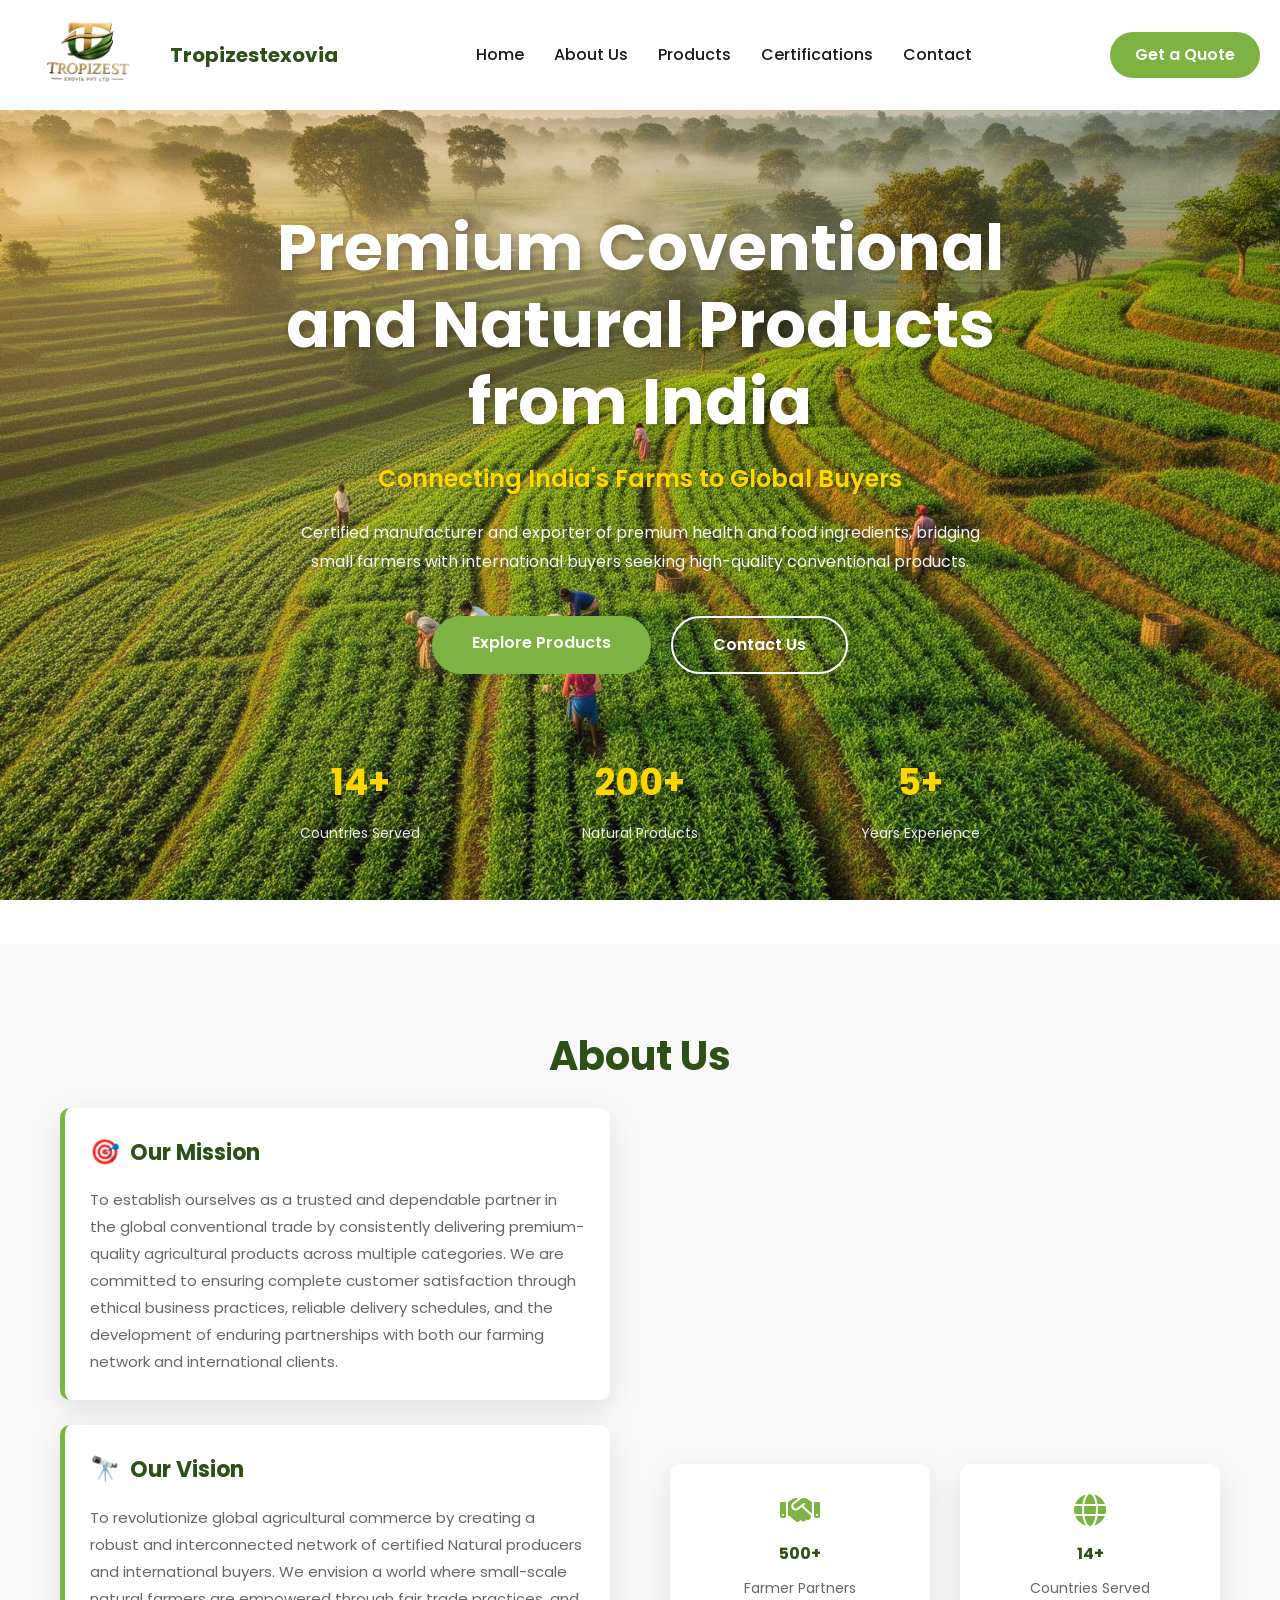
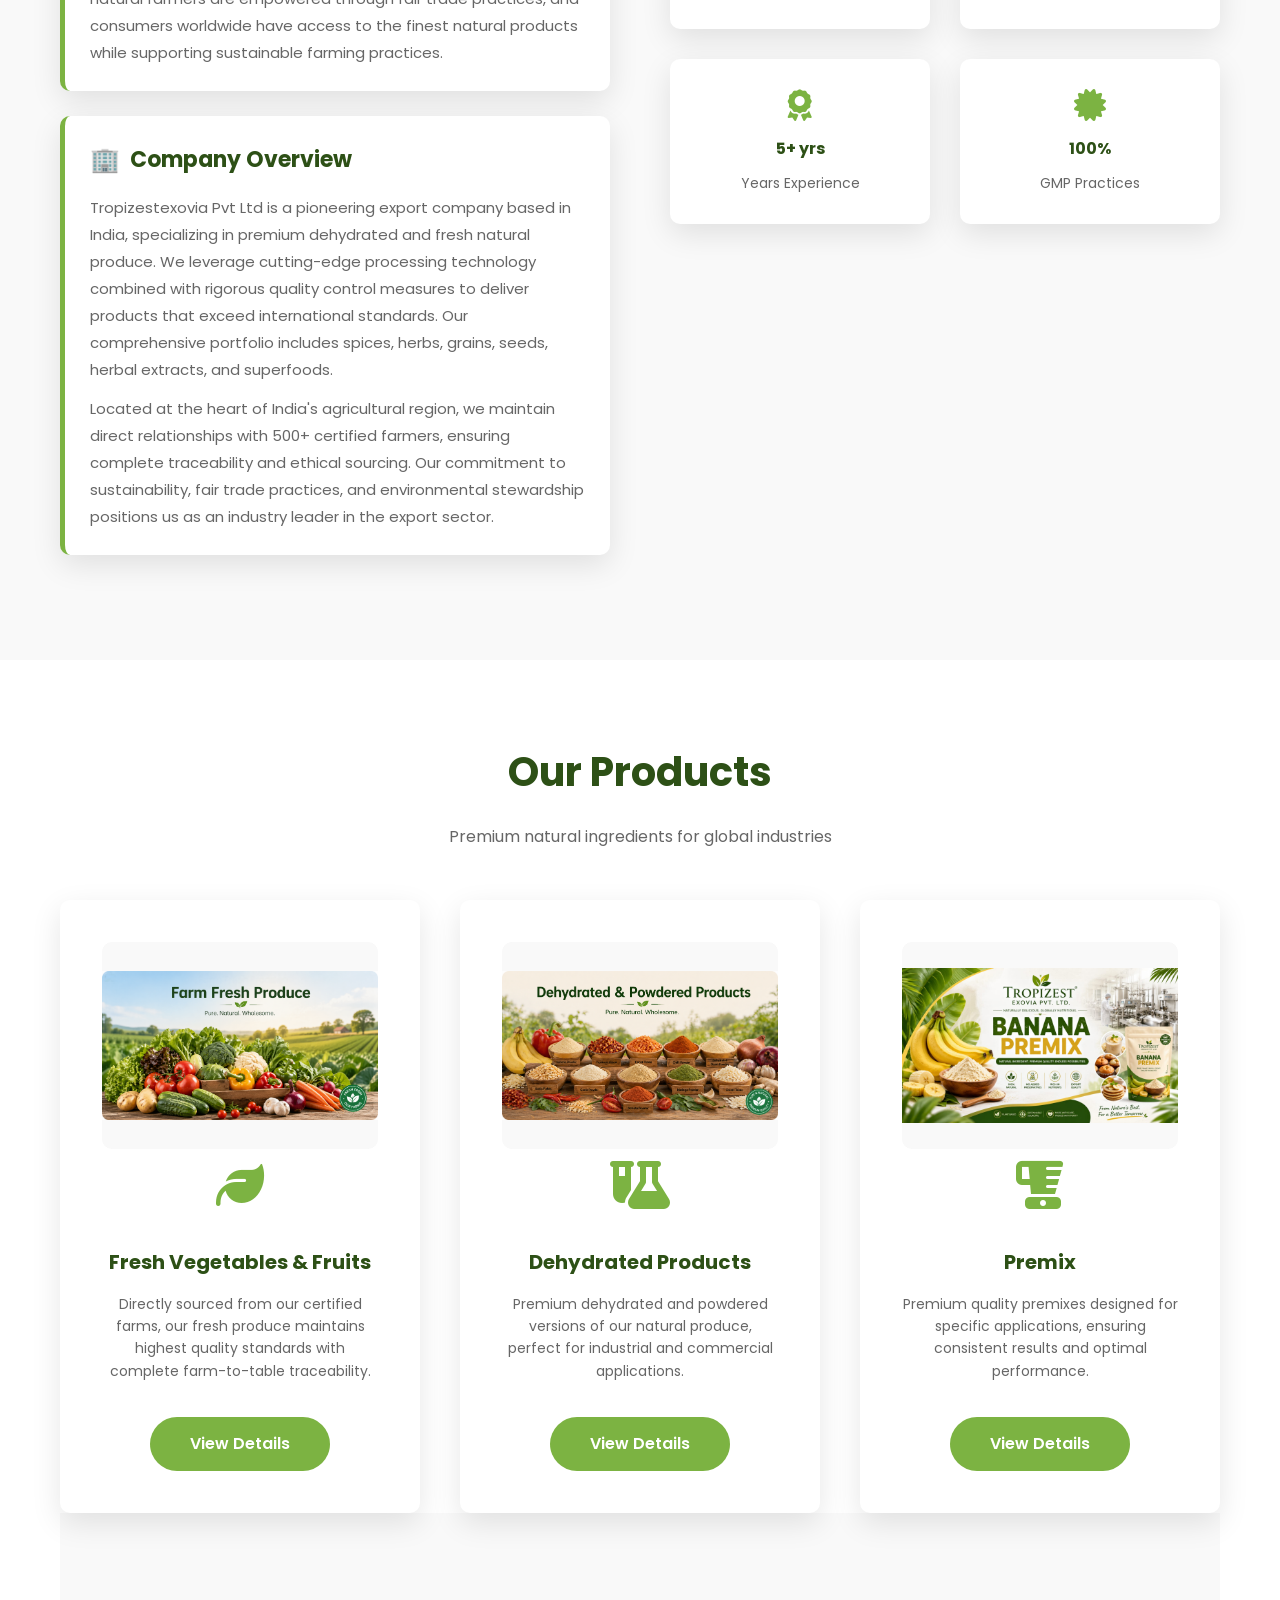
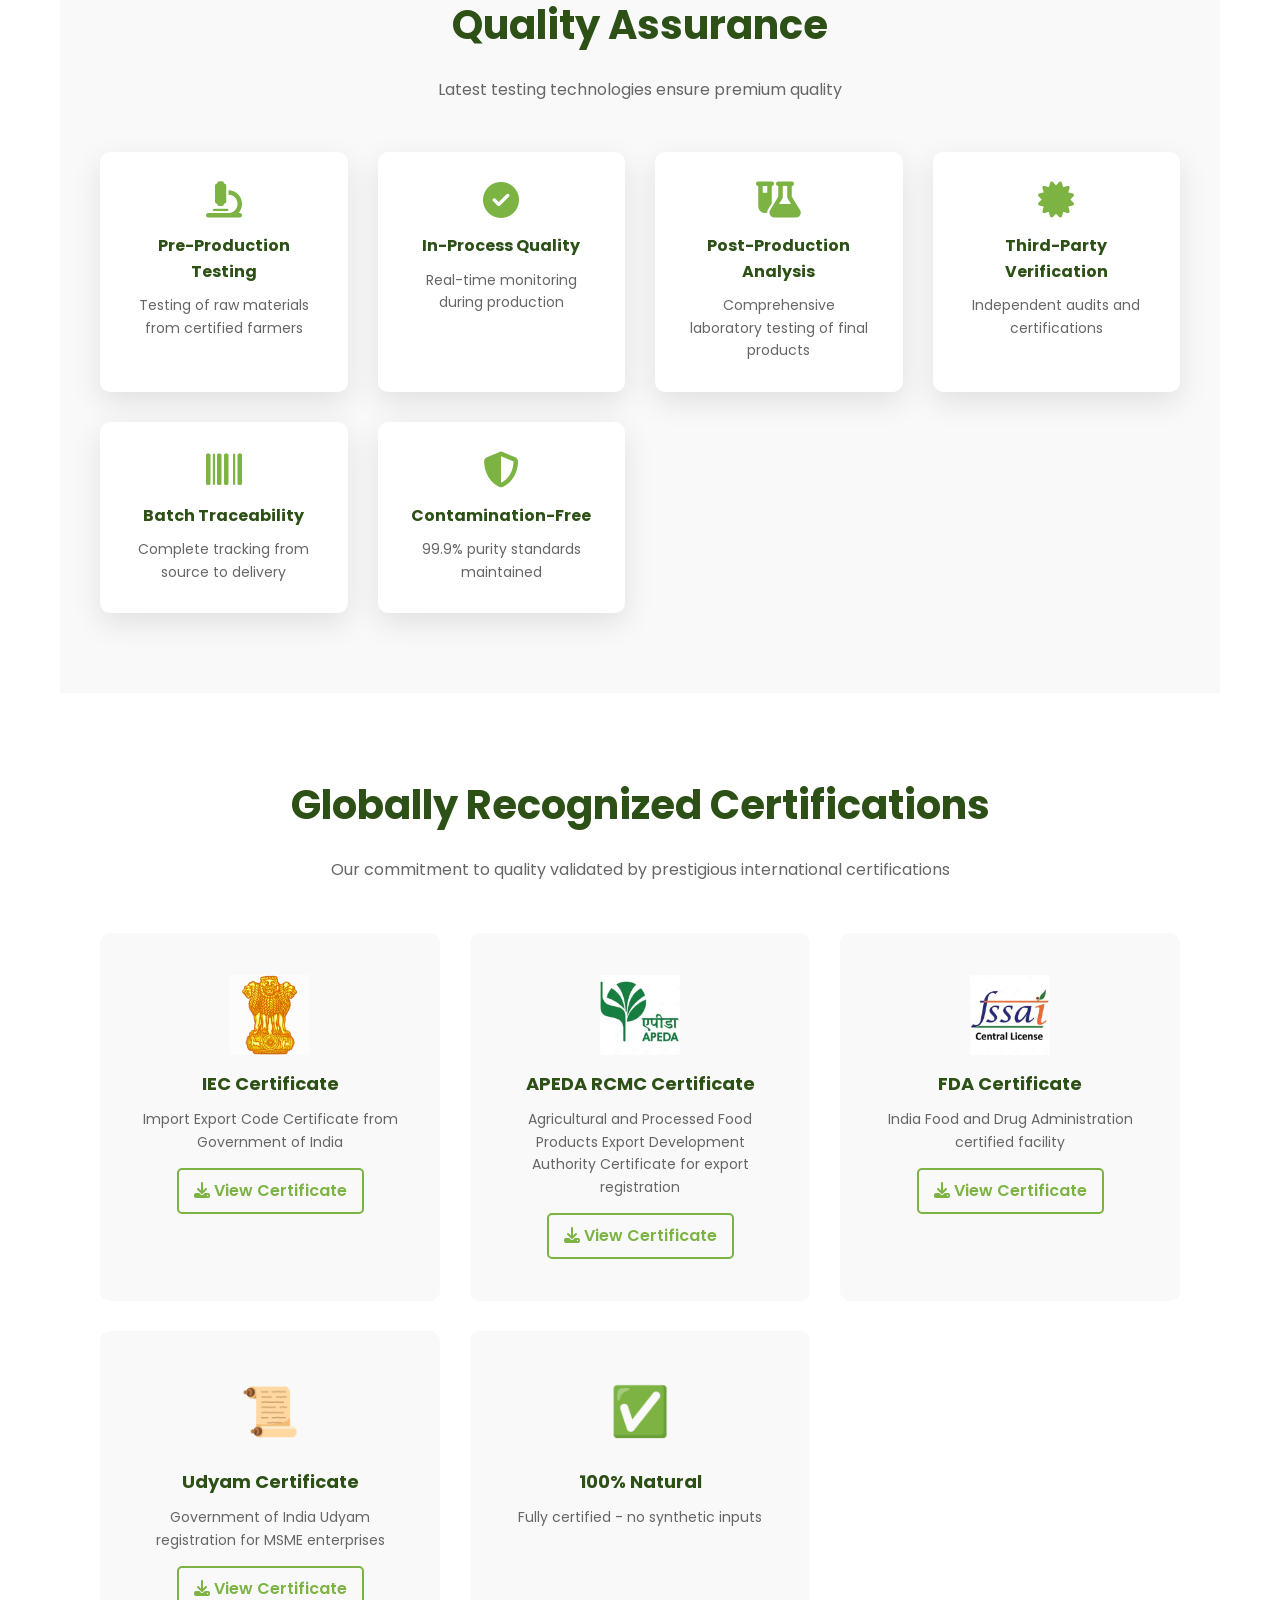
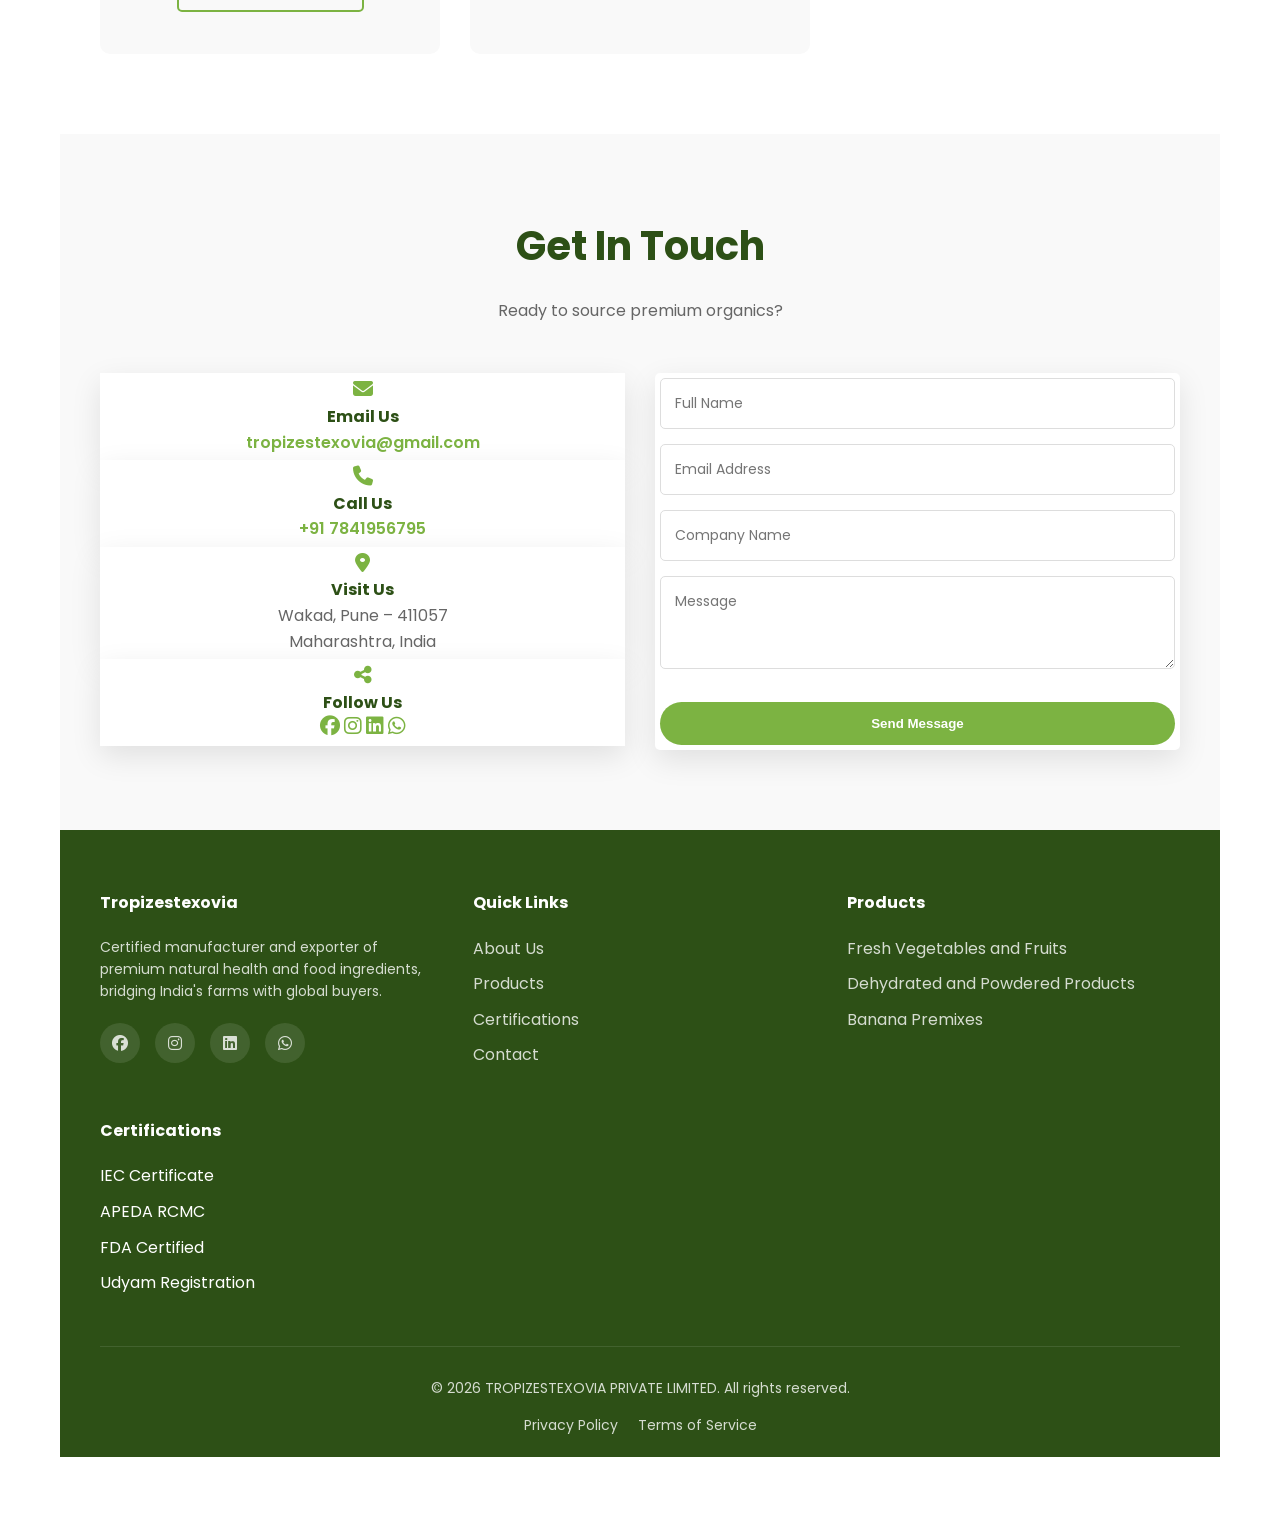
<file: index.html>
<!DOCTYPE html>
<html lang="en">
<head>
    <meta charset="UTF-8">
    <meta name="viewport" content="width=device-width, initial-scale=1.0">
    <base href="">
    <title>Tropizestexovia - Premium NaturalProducts from India</title>
    <link rel="stylesheet" href="styles.css">
    <link rel="stylesheet" href="https://cdnjs.cloudflare.com/ajax/libs/font-awesome/6.4.0/css/all.min.css">
    <link href="https://fonts.googleapis.com/css2?family=Poppins:wght@300;400;500;600;700&display=swap" rel="stylesheet">
</head>
<body>
    <!-- Navigation Header -->
    <nav class="navbar">
        <div class="nav-container">
            <div class="logo">
                <img src="logo3.png" alt="Tropizestexovia Logo" class="logo-img">
                <span class="logo-text">Tropizestexovia</span>
            </div>
            <ul class="nav-menu">
                <li><a href="#home" class="nav-link">Home</a></li>
                <li><a href="#about" class="nav-link">About Us</a></li>
                <li><a href="#products" class="nav-link">Products</a></li>
                <li><a href="#certifications" class="nav-link">Certifications</a></li>
                <li><a href="#contact" class="nav-link">Contact</a></li>
            </ul>
            <a href="#contact" class="btn-get-quote">Get a Quote</a>
            <button class="hamburger" id="hamburger">
                <span></span>
                <span></span>
                <span></span>
            </button>
        </div>
    </nav>

    <!-- Hero Section -->
    <section id="home" class="hero" style="background-image: url('hero-bg.jpg'); background-size: cover; background-position: center; background-attachment: fixed;">
        <div class="hero-content">
            <h1 class="hero-title">Premium Coventional and Natural Products from India</h1>
            <p class="hero-subtitle">Connecting India's Farms to Global Buyers</p>
            <p class="hero-description">Certified manufacturer and exporter of premium health and food ingredients, bridging small farmers with international buyers seeking high-quality conventional products.</p>
            <div class="hero-buttons">
                <a href="#products" class="btn btn-primary">Explore Products</a>
                <a href="#contact" class="btn btn-secondary">Contact Us</a>
            </div>
            <div class="hero-stats">
                <div class="stat">
                    <h3>14+</h3>
                    <p>Countries Served</p>
                </div>
                <div class="stat">
                    <h3>200+</h3>
                    <p>Natural Products</p>
                </div>
                <div class="stat">
                    <h3>5+</h3>
                    <p>Years Experience</p>
                </div>
            </div>
        </div>
    </section>

    <!-- About Us Section -->
    <section id="about" class="about">
        <div class="container">
            <h2 class="section-title">About Us</h2>
            <div class="about-content">
                <div class="about-text">
                    <div class="mission-box">
                        <h3>Our Mission</h3>
                        <p>To establish ourselves as a trusted and dependable partner in the global conventional trade by consistently delivering premium-quality agricultural products across multiple categories. We are committed to ensuring complete customer satisfaction through ethical business practices, reliable delivery schedules, and the development of enduring partnerships with both our farming network and international clients.</p>
                    </div>

                    <div class="vision-box">
                        <h3>Our Vision</h3>
                        <p>To revolutionize global agricultural commerce by creating a robust and interconnected network of certified Natural producers and international buyers. We envision a world where small-scale natural farmers are empowered through fair trade practices, and consumers worldwide have access to the finest natural products while supporting sustainable farming practices.</p>
                    </div>

                    <div class="company-box">
                        <h3>Company Overview</h3>
                        <p>Tropizestexovia Pvt Ltd is a pioneering export company based in India, specializing in premium dehydrated and fresh natural produce. We leverage cutting-edge processing technology combined with rigorous quality control measures to deliver products that exceed international standards. Our comprehensive portfolio includes spices, herbs, grains, seeds, herbal extracts, and superfoods.</p>
                        <p>Located at the heart of India's agricultural region, we maintain direct relationships with 500+ certified farmers, ensuring complete traceability and ethical sourcing. Our commitment to sustainability, fair trade practices, and environmental stewardship positions us as an industry leader in the export sector.</p>
                    </div>
                </div>
                <div class="about-features">
                    <div class="feature-item">
                        <i class="fas fa-handshake"></i>
                        <h4>500+</h4>
                        <p>Farmer Partners</p>
                    </div>
                    <div class="feature-item">
                        <i class="fas fa-globe"></i>
                        <h4>14+</h4>
                        <p>Countries Served</p>
                    </div>
                    <div class="feature-item">
                        <i class="fas fa-award"></i>
                        <h4>5+ yrs</h4>
                        <p>Years Experience</p>
                    </div>
                    <div class="feature-item">
                        <i class="fas fa-certificate"></i>
                        <h4>100%</h4>
                        <p>GMP Practices</p>
                    </div>
                </div>
            </div>
        </div>
    </section>

    <!-- Products Section -->
    <section id="products" class="products">
        <div class="container">
            <h2 class="section-title">Our Products</h2>
            <p class="section-subtitle">Premium natural ingredients for global industries</p>
            
            <div class="products-grid">
                <div class="product-card">
                    <div class="product-image">
                        <a href="product-farm-fresh.html" class="product-image">
                        <img src="product-farm-fresh.jpg" alt="Farm Fresh Produce"></a>
                    </div>
                    <div class="product-icon">
                        <i class="fas fa-leaf"></i>
                    </div>
                    <h3>Fresh Vegetables & Fruits</h3>
                    <p>Directly sourced from our certified farms, our fresh produce maintains highest quality standards with complete farm-to-table traceability.</p>
                    <a href="product-farm-fresh.html" class="btn btn-primary" style="display: inline-block; margin-top: 15px;">View Details</a>
                </div>

                <div class="product-card">
                    <div class="product-image">
                        <a href="product-dehydrated.html" class="product-image">
                        <img src="product-dehydrated.jpg" alt="Dehydrated & Powdered Products"></a>
                    </div>
                    <div class="product-icon">
                        <i class="fas fa-flask-vial"></i>
                    </div>
                    <h3>Dehydrated Products</h3>
                    <p>Premium dehydrated and powdered versions of our natural produce, perfect for industrial and commercial applications.</p>
                    <a href="product-dehydrated.html" class="btn btn-primary" style="display: inline-block; margin-top: 15px;">View Details</a>
                </div>
            
                <div class="product-card">
                    <div class="product-image">
                        <a href="product-premix.html" class="product-image">
                        <img src="product-premix.png" alt="Natural Premix"></a>
                    </div>
                    <div class="product-icon">
                        <i class="fas fa-blender"></i>
                    </div>
                    <h3>Premix</h3>
                    <p>Premium quality premixes designed for specific applications, ensuring consistent results and optimal performance.</p>
                    <a href="product-premix.html" class="btn btn-primary" style="display: inline-block; margin-top: 15px;">View Details</a>
                </div>
            <!-- </div>
        </div>
            </div>
        </div>
    </section> -->
        </div>
    <!-- Quality Assurance Section -->
    <section class="quality-assurance">
        <div class="container">
            <h2 class="section-title">Quality Assurance</h2>
            <p class="section-subtitle">Latest testing technologies ensure premium quality</p>
            
            <div class="quality-grid">
                <div class="quality-item">
                    <i class="fas fa-microscope"></i>
                    <h4>Pre-Production Testing</h4>
                    <p>Testing of raw materials from certified farmers</p>
                </div>
                <div class="quality-item">
                    <i class="fas fa-check-circle"></i>
                    <h4>In-Process Quality</h4>
                    <p>Real-time monitoring during production</p>
                </div>
                <div class="quality-item">
                    <i class="fas fa-flask-vial"></i>
                    <h4>Post-Production Analysis</h4>
                    <p>Comprehensive laboratory testing of final products</p>
                </div>
                <div class="quality-item">
                    <i class="fas fa-certificate"></i>
                    <h4>Third-Party Verification</h4>
                    <p>Independent audits and certifications</p>
                </div>
                <div class="quality-item">
                    <i class="fas fa-barcode"></i>
                    <h4>Batch Traceability</h4>
                    <p>Complete tracking from source to delivery</p>
                </div>
                <div class="quality-item">
                    <i class="fas fa-shield-alt"></i>
                    <h4>Contamination-Free</h4>
                    <p>99.9% purity standards maintained</p>
                </div>
            </div>
        </div>
    </section>

    <!-- Certifications Section -->
    <section id="certifications" class="certifications">
        <div class="container">
            <h2 class="section-title">Globally Recognized Certifications</h2>
            <p class="section-subtitle">Our commitment to quality validated by prestigious international certifications</p>
            
            <div class="certifications-grid">
                <div class="cert-card">
                    <div class="cert-icon"><img src="icons/IEC.ico" alt="IEC Certificate"></div>
                    <h4>IEC Certificate</h4>
                    <p>Import Export Code Certificate from Government of India</p>
                    <a href="certificates/AAMCT-Certificate.pdf" target="_blank" class="cert-link"><i class="fas fa-download"></i> View Certificate</a>
                </div>
                <div class="cert-card">
                    <div class="cert-icon"><img src="icons/APEDA.ico" alt="APEDA RCMC Certificate"></div>
                    <h4>APEDA RCMC Certificate</h4>
                    <p>Agricultural and Processed Food Products Export Development Authority Certificate for export registration</p>
                    <a href="certificates/APEDA RCMC CERTIFICATE.pdf" target="_blank" class="cert-link"><i class="fas fa-download"></i> View Certificate</a>
                </div>
                <div class="cert-card">
                    <div class="cert-icon"><img src="icons/FSSAI.ico" alt="FDA Certificate"></div>
                    <h4>FDA Certificate</h4>
                    <p>India Food and Drug Administration certified facility</p>
                    <a href="certificates/FDA-Certificate.pdf" target="_blank" class="cert-link"><i class="fas fa-download"></i> View Certificate</a>
                </div>
                <div class="cert-card">
                    <div class="cert-icon">📜</div>
                    <h4>Udyam Certificate</h4>
                    <p>Government of India Udyam registration for MSME enterprises</p>
                    <a href="certificates/Udyam- Certificate.pdf" target="_blank" class="cert-link"><i class="fas fa-download"></i> View Certificate</a>
                </div>
                <div class="cert-card">
                    <div class="cert-icon">✅</div>
                    <h4>100% Natural</h4>
                    <p>Fully certified - no synthetic inputs</p>
                </div>
            </div>
        </div>
    </section>

    <!-- Contact Section -->
    <section id="contact" class="contact">
        <div class="container">
            <h2 class="section-title">Get In Touch</h2>
            <p class="section-subtitle">Ready to source premium organics?</p>
            
            <div class="contact-content">
                <div class="contact-info">
                    <div class="info-card">
                        <i class="fas fa-envelope"></i>
                        <h4>Email Us</h4>
                        <p><a href="mailto:tropizestexovia@gmail.com">tropizestexovia@gmail.com</a></p>
                    </div>
                    <div class="info-card">
                        <i class="fas fa-phone"></i>
                        <h4>Call Us</h4>
                        <p><a href="tel:+917841956795">+91 7841956795</a></p>
                    </div>
                    <div class="info-card">
                        <i class="fas fa-map-marker-alt"></i>
                        <h4>Visit Us</h4>
                        <p>Wakad, Pune – 411057<br>Maharashtra, India</p>
                    </div>
                    <div class="info-card">
                        <i class="fas fa-share-alt"></i>
                        <h4>Follow Us</h4>
                        <div class="social-links-contact">
                            <a href="https://www.facebook.com/share/19du6GPkQo/" target="_blank" title="Facebook"><i class="fab fa-facebook"></i></a>
                            <a href="https://www.instagram.com/tropizestexovia?igsh=aGVoY3Zkc3RvdDV5" target="_blank" title="Instagram"><i class="fab fa-instagram"></i></a>
                            <a href="https://www.linkedin.com/in/tropizest-exovia-0214613b3?utm_source=share_via&utm_content=profile&utm_medium=member_android" target="_blank" title="LinkedIn"><i class="fab fa-linkedin"></i></a>
                            <a href="https://wa.me/message/GR5QZE72FZH6A1" target="_blank" title="WhatsApp"><i class="fab fa-whatsapp"></i></a>
                        </div>
                    </div>
                </div>

                <form class="contact-form" id="contactForm">
                    <div class="form-group">
                        <input type="text" placeholder="Full Name" required>
                    </div>
                    <div class="form-group">
                        <input type="email" placeholder="Email Address" required>
                    </div>
                    <div class="form-group">
                        <input type="text" placeholder="Company Name" required>
                    </div>
                    <div class="form-group">
                        <textarea placeholder="Message" rows="3" required></textarea>
                    </div>
                    <button type="submit" class="btn btn-primary">Send Message</button>
                </form>
            </div>
        </div>
    </section>

    <!-- Footer -->
    <!-- Quote Modal -->
    <div id="quoteModal" class="modal-quote">
        <div class="modal-content-quote">
            <div style="display:flex; justify-content:space-between; align-items:center; margin-bottom:12px;">
                <h3 style="margin:0; color:var(--primary-color);">Get a Quote</h3>
                <button onclick="closeQuoteModal()" style="background:none; border:none; font-size:28px; cursor:pointer; color:var(--text-light);">&times;</button>
            </div>
            <form id="quoteForm">
                <div class="quote-grid">
                    <div>
                        <label>First Name</label>
                        <input type="text" name="first_name" required>
                    </div>
                    <div>
                        <label>Last Name</label>
                        <input type="text" name="last_name">
                    </div>
                    <div>
                        <label>Company Name</label>
                        <input type="text" name="company">
                    </div>
                    <div>
                        <label>Email</label>
                        <input type="email" name="email" required>
                    </div>
                    <div>
                        <label>Phone</label>
                        <input type="tel" name="phone" required>
                    </div>
                    <div>
                        <label>Product</label>
                        <input type="text" id="quote_product" name="product" placeholder="Product name or leave blank">
                    </div>
                    <div class="full">
                        <label>Requirement</label>
                        <textarea name="requirement" rows="3"></textarea>
                    </div>
                    <div class="full">
                        <label>Address</label>
                        <textarea name="address" rows="2"></textarea>
                    </div>
                    <div>
                        <label>Expected Date</label>
                        <input type="date" name="expected_date">
                    </div>
                </div>
                <div class="modal-actions">
                    <button type="button" class="btn btn-close" onclick="closeQuoteModal()">Cancel</button>
                    <button type="submit" class="btn btn-primary">Send via Email</button>
                </div>
            </form>
        </div>
    </div>
    <footer class="footer">
        <div class="container">
            <div class="footer-content">
                <div class="footer-section">
                    <h4>Tropizestexovia</h4>
                    <p>Certified manufacturer and exporter of premium natural health and food ingredients, bridging India's farms with global buyers.</p>
                    <div class="social-links">
                        <a href="https://www.facebook.com/share/19du6GPkQo/" target="_blank" title="Facebook"><i class="fab fa-facebook"></i></a>
                        <a href="https://www.instagram.com/tropizestexovia?igsh=aGVoY3Zkc3RvdDV5" target="_blank" title="Instagram"><i class="fab fa-instagram"></i></a>
                        <a href="https://www.linkedin.com/in/tropizest-exovia-0214613b3?utm_source=share_via&utm_content=profile&utm_medium=member_android" target="_blank" title="LinkedIn"><i class="fab fa-linkedin"></i></a>
                        <a href="https://wa.me/message/GR5QZE72FZH6A1" target="_blank" title="WhatsApp"><i class="fab fa-whatsapp"></i></a>
                    </div>
                </div>
                <div class="footer-section">
                    <h4>Quick Links</h4>
                    <ul>
                        <li><a href="#about">About Us</a></li>
                        <li><a href="#products">Products</a></li>
                        <li><a href="#certifications">Certifications</a></li>
                        <li><a href="#contact">Contact</a></li>
                    </ul>
                </div>
                <div class="footer-section">
                    <h4>Products</h4>
                    <ul>
                        <li><a href="#products">Fresh Vegetables and Fruits</a></li>
                        <li><a href="#products">Dehydrated and Powdered Products</a></li>
                        <li><a href="#products">Banana Premixes</a></li>
                        <!-- <li><a href="#products">Grains & Seeds</a></li> -->
                    </ul>
                </div>
                <div class="footer-section">
                    <h4>Certifications</h4>
                    <ul>
                        <li>IEC Certificate</li>
                        <li>APEDA RCMC</li>
                        <li>FDA Certified</li>
                        <li>Udyam Registration</li>
                    </ul>
                </div>
            </div>
            <div class="footer-bottom">
                <p>&copy; 2026 TROPIZESTEXOVIA PRIVATE LIMITED. All rights reserved.</p>
                <div class="footer-links">
                    <a href="#">Privacy Policy</a>
                    <a href="#">Terms of Service</a>
                </div>
            </div>
        </div>
    </footer>

    <script src="script.js"></script>
<div id="google_translate_element" style="position:fixed;top:60px;right:5px;z-index:9999;background-color: transparent;padding:6px;border-radius:2px;"></div>
<script>
function googleTranslateElementInit() {
 new google.translate.TranslateElement({
  pageLanguage:'en',
  includedLanguages:'en,hi,de,fr,es,zh-CN,ar,ru,ja,it,pt',
 }, 'google_translate_element');
}
</script>
<script src="https://translate.google.com/translate_a/element.js?cb=googleTranslateElementInit"></script>
</body>
</html>
</file>
<file: styles.css>
/* ==================== Global Styles ==================== */
* {
    margin: 0;
    padding: 0;
    box-sizing: border-box;
}

:root {
    --primary-color: #2d5016;
    --secondary-color: #7cb342;
    --accent-color: #ff6b6b;
    --text-dark: #1a1a1a;
    --text-light: #666666;
    --bg-light: #f9f9f9;
    --white: #ffffff;
    --shadow: 0 10px 30px rgba(0, 0, 0, 0.1);
    --shadow-hover: 0 15px 40px rgba(0, 0, 0, 0.15);
}

html {
    scroll-behavior: smooth;
}

body {
    font-family: 'Poppins', sans-serif;
    color: var(--text-dark);
    background-color: var(--white);
    line-height: 1.6;
}

.container {
    max-width: 1200px;
    margin: 0 auto;
    padding: 0 20px;
}

/* ==================== Navigation ==================== */
.navbar {
    background-color: rgba(255, 255, 255, 0.95);
    padding: 15px 0;
    top: 0;
    z-index: 1000;
    box-shadow: 0 2px 10px rgba(0, 0, 0, 0.1);
    width: 100%;
    backdrop-filter: blur(10px);
}

.nav-container {
    display: flex;
    justify-content: space-between;
    align-items: center;
    height:80px;
    max-width: 1300px;
    margin: 0 auto;
    padding: 0 20px;
}

.logo {
    display: flex;
    align-items: center;
    gap:px;
    text-decoration: none;
    font-weight: 700;
    font-size: 20px;
    color: var(--primary-color);
}



.logo-img {
    /* height: 100px;
    width: 130px; */
    width:150px;
    height:auto;
    max-height:none;
}

.logo-text {
    color: var(--primary-color);
}

.nav-menu {
    display: flex;
    list-style: none;
    gap: 30px;
}

.nav-link {
    color: var(--text-dark);
    text-decoration: none;
    font-weight: 500;
    transition: color 0.3s ease;
    position: relative;
}

.nav-link:hover {
    color: var(--secondary-color);
}

.nav-link::after {
    content: '';
    position: absolute;
    bottom: -5px;
    left: 0;
    width: 0;
    height: 2px;
    background-color: var(--secondary-color);
    transition: width 0.3s ease;
}

.nav-link:hover::after {
    width: 100%;
}

.btn-get-quote {
    background-color: var(--secondary-color);
    color: var(--white);
    padding: 10px 25px;
    border-radius: 50px;
    text-decoration: none;
    font-weight: 600;
    transition: all 0.3s ease;
    border: none;
    cursor: pointer;
}

.btn-get-quote:hover {
    background-color: var(--primary-color);
    transform: translateY(-2px);
    box-shadow: var(--shadow);
}

/* Hamburger Menu */
.hamburger {
    display: none;
    flex-direction: column;
    cursor: pointer;
    background: none;
    border: none;
    padding: 5px;
    z-index: 1001;
}

.hamburger span {
    width: 25px;
    height: 3px;
    background-color: var(--primary-color);
    margin: 5px 0;
    transition: all 0.3s ease;
    border-radius: 2px;
}

.hamburger.active span:nth-child(1) {
    transform: rotate(45deg) translate(10px, 10px);
}

.hamburger.active span:nth-child(2) {
    opacity: 0;
}

.hamburger.active span:nth-child(3) {
    transform: rotate(-45deg) translate(8px, -7px);
}

/* Mobile Menu */
.nav-menu.mobile-active {
    display: flex;
    flex-direction: column;
    position: absolute;
    top: 100%;
    left: 0;
    right: 0;
    background-color: rgba(255, 255, 255, 0.98);
    backdrop-filter: blur(10px);
    padding: 20px 0;
    gap: 0;
    list-style: none;
    box-shadow: 0 5px 15px rgba(0, 0, 0, 0.1);
}

.nav-menu.mobile-active li {
    padding: 0;
}

.nav-menu.mobile-active .nav-link {
    display: block;
    padding: 12px 20px;
    color: var(--text-dark);
    text-decoration: none;
    font-weight: 500;
    border-bottom: 1px solid #f0f0f0;
    transition: all 0.3s ease;
}

.nav-menu.mobile-active .nav-link:hover {
    background-color: #f5f5f5;
    color: var(--secondary-color);
}

.nav-menu.mobile-active .nav-link::after {
    display: none;
}

/* ==================== Hero Section ==================== */
.hero {
    padding: 100px 20px 80px 20px;
    text-align: center;
    background-image: linear-gradient(rgba(45, 80, 22, 0.5), rgba(45, 80, 22, 0.5)), url('hero-bg.jpg');
    background-size: cover;
    background-position: center;
    background-attachment: fixed;
    display: flex;
    align-items: center;
    justify-content: center;
    position: relative;
    overflow: hidden;
    margin-top: 0;
}

.hero::before {
    content: '';
    position: absolute;
    top: 0;
    left: 0;
    right: 0;
    bottom: 0;
    background-image: 
        radial-gradient(circle at 20% 50%, rgba(255, 255, 255, 0.05) 0%, transparent 50%),
        radial-gradient(circle at 80% 80%, rgba(255, 255, 255, 0.03) 0%, transparent 50%);
    pointer-events: none;
}

.hero-content {
    position: relative;
    z-index: 1;
}

.hero-content {
    max-width: 800px;
    margin: 0 auto;
}

.hero-title {
    font-size: 56px;
    font-weight: 700;
    color: var(--white);
    margin-bottom: 20px;
    line-height: 1.2;
    text-shadow: 2px 2px 8px rgba(0, 0, 0, 0.3);
}

.hero-subtitle {
    font-size: 24px;
    color: #ffd700;
    margin-bottom: 20px;
    font-weight: 600;
    text-shadow: 1px 1px 4px rgba(0, 0, 0, 0.3);
}

.hero-description {
    font-size: 16px;
    color: rgba(255, 255, 255, 0.95);
    margin-bottom: 40px;
    line-height: 1.8;
    max-width: 700px;
    margin-left: auto;
    margin-right: auto;
    text-shadow: 1px 1px 4px rgba(0, 0, 0, 0.2);
}

.hero-buttons {
    display: flex;
    gap: 20px;
    justify-content: center;
    margin-bottom: 60px;
    flex-wrap: wrap;
}

.btn {
    padding: 14px 40px;
    border-radius: 50px;
    text-decoration: none;
    font-weight: 600;
    transition: all 0.3s ease;
    border: none;
    cursor: pointer;
    display: inline-block;
}

.btn-primary {
    background-color: var(--secondary-color);
    color: var(--white);
}

.btn-primary:hover {
    background-color: var(--primary-color);
    transform: translateY(-3px);
    box-shadow: var(--shadow);
}

.btn-secondary {
    background-color: transparent;
    color: var(--white);
    border: 2px solid var(--white);
}

.btn-secondary:hover {
    background-color: var(--white);
    color: var(--primary-color);
    transform: translateY(-3px);
    box-shadow: var(--shadow);
}

.hero-stats {
    display: grid;
    grid-template-columns: repeat(auto-fit, minmax(150px, 1fr));
    gap: 40px;
    margin-top: 60px;
}

.stat {
    padding: 20px;
}

.stat h3 {
    font-size: 36px;
    color: #ffd700;
    margin-bottom: 10px;
    text-shadow: 1px 1px 4px rgba(0, 0, 0, 0.2);
}

.stat p {
    color: rgba(255, 255, 255, 0.9);
    font-size: 14px;
    text-shadow: 1px 1px 3px rgba(0, 0, 0, 0.2);
}

/* ==================== Section Styles ==================== */
section {
    padding: 80px 20px;
}

.section-title {
    font-size: 40px;
    font-weight: 700;
    color: var(--primary-color);
    text-align: center;
    margin-bottom: 20px;
}

.section-subtitle {
    font-size: 16px;
    color: var(--text-light);
    text-align: center;
    margin-bottom: 50px;
}

/* ==================== About Section ==================== */
.about {
    background-color: var(--bg-light);
}

.about-content {
    display: grid;
    grid-template-columns: 1fr 1fr;
    gap: 60px;
    align-items: center;
}

.about-text h3 {
    font-size: 28px;
    color: var(--primary-color);
    margin-bottom: 20px;
}

.about-text p {
    color: var(--text-light);
    margin-bottom: 15px;
    line-height: 1.8;
}

.mission-box,
.vision-box,
.company-box {
    background-color: var(--white);
    padding: 25px;
    border-radius: 10px;
    margin-bottom: 25px;
    box-shadow: var(--shadow);
    border-left: 5px solid var(--secondary-color);
}

.mission-box h3,
.vision-box h3,
.company-box h3 {
    color: var(--primary-color);
    font-size: 22px;
    margin-bottom: 15px;
    display: flex;
    align-items: center;
}

.mission-box h3::before {
    content: "🎯";
    margin-right: 10px;
    font-size: 24px;
}

.vision-box h3::before {
    content: "🔭";
    margin-right: 10px;
    font-size: 24px;
}

.company-box h3::before {
    content: "🏢";
    margin-right: 10px;
    font-size: 24px;
}

.mission-box p,
.vision-box p,
.company-box p {
    color: var(--text-light);
    line-height: 1.8;
    margin-bottom: 12px;
    font-size: 15px;
}

.mission-box p:last-child,
.vision-box p:last-child,
.company-box p:last-child {
    margin-bottom: 0;
}

.about-features {
    display: grid;
    grid-template-columns: 1fr 1fr;
    gap: 30px;
}

.feature-item {
    background-color: var(--white);
    padding: 30px;
    border-radius: 10px;
    box-shadow: var(--shadow);
    text-align: center;
    transition: all 0.3s ease;
}

.feature-item:hover {
    transform: translateY(-5px);
    box-shadow: var(--shadow-hover);
}

.feature-item i {
    font-size: 32px;
    color: var(--secondary-color);
    margin-bottom: 15px;
}

.feature-item h4 {
    color: var(--primary-color);
    margin-bottom: 10px;
    font-size: 16px;
}

.feature-item p {
    color: var(--text-light);
    font-size: 14px;
}

/* ==================== Products Section ==================== */
.products {
    background-color: var(--white);
}

.products-grid {
    display: grid;
    grid-template-columns: repeat(auto-fit, minmax(250px, 1fr));
    gap: 40px;
}

.product-card {
    background-color: var(--white);
    padding: 40px;
    border-radius: 10px;
    box-shadow: var(--shadow);
    text-align: center;
    transition: all 0.3s ease;
    border: 2px solid transparent;
    overflow: hidden;
}

/* .product-image {
    width: 100%;
    height: 250px;
    background-color: var(--bg-light);
    border-radius: 8px;
    margin-bottom: 25px;
    overflow: hidden;
    display: flex;
    align-items: center;
    justify-content: center;
}

.product-image img {
    width: 100%;
    height: 100%;
    object-fit: cover;
    transition: transform 0.3s ease;
} */
 .product-image{
    width:100%;
    aspect-ratio:4/3;
    background-color: var(--bg-light);
    display: flex;
    overflow:hidden;
    border-radius:10px;
    justify-content: center;
}

.product-image img{
    width:100%;
    height:100%;
    object-fit:contain;
    display:block;
}

.product-card:hover .product-image img {
    transform: scale(1.05);
}

.product-card:hover {
    transform: translateY(-10px);
    box-shadow: var(--shadow-hover);
    border-color: var(--secondary-color);
}

.product-icon {
    font-size: 48px;
    color: var(--secondary-color);
    margin-bottom: 20px;
}

.product-card h3 {
    font-size: 20px;
    color: var(--primary-color);
    margin-bottom: 15px;
}

.product-card p {
    color: var(--text-light);
    margin-bottom: 20px;
    line-height: 1.6;
    font-size: 14px;
}

.product-items {
    list-style: none;
    text-align: left;
}

.product-items li {
    color: var(--text-light);
    padding: 8px 0;
    border-bottom: 1px solid var(--bg-light);
    font-size: 14px;
}

.product-items li:last-child {
    border-bottom: none;
}

/* ==================== Quality Assurance ==================== */
.quality-assurance {
    background-color: var(--bg-light);
}

.quality-grid {
    display: grid;
    grid-template-columns: repeat(auto-fit, minmax(200px, 1fr));
    gap: 30px;
}

.quality-item {
    background-color: var(--white);
    padding: 30px;
    border-radius: 10px;
    text-align: center;
    box-shadow: var(--shadow);
    transition: all 0.3s ease;
}

.quality-item:hover {
    transform: translateY(-5px);
    box-shadow: var(--shadow-hover);
}

.quality-item i {
    font-size: 36px;
    color: var(--secondary-color);
    margin-bottom: 15px;
}

.quality-item h4 {
    color: var(--primary-color);
    margin-bottom: 10px;
    font-size: 16px;
}

.quality-item p {
    color: var(--text-light);
    font-size: 14px;
}

/* ==================== Certifications Section ==================== */
.certifications {
    background-color: var(--white);
}

.certifications-grid {
    display: grid;
    grid-template-columns: repeat(auto-fit, minmax(250px, 1fr));
    gap: 30px;
}

.cert-card {
    background-color: var(--bg-light);
    padding: 40px;
    border-radius: 10px;
    text-align: center;
    transition: all 0.3s ease;
    border: 2px solid transparent;
}

.cert-card:hover {
    transform: translateY(-8px);
    background-color: var(--white);
    box-shadow: var(--shadow);
    border-color: var(--secondary-color);
}

.cert-icon {
    font-size: 48px;
    margin-bottom: 15px;
    height: 80px;
    display: flex;
    align-items: center;
    justify-content: center;
}

.cert-icon img {
    max-width: 100%;
    max-height: 100%;
    width: auto;
    height: auto;
    object-fit: contain;
}

.cert-card h4 {
    color: var(--primary-color);
    margin-bottom: 10px;
    font-size: 18px;
}

.cert-card p {
    color: var(--text-light);
    font-size: 14px;
    line-height: 1.6;
    margin-bottom: 15px;
}

.cert-link {
    display: inline-block;
    color: var(--secondary-color);
    text-decoration: none;
    font-weight: 600;
    padding: 8px 15px;
    border: 2px solid var(--secondary-color);
    border-radius: 5px;
    transition: all 0.3s ease;
}

.cert-link:hover {
    background-color: var(--secondary-color);
    color: var(--white);
}

/* ==================== Product Detail Pages ==================== */
.product-hero {
    background: linear-gradient(135deg, var(--primary-color) 0%, var(--secondary-color) 100%);
    color: var(--white);
    padding: 80px 20px;
    text-align: center;
}

.product-hero .hero-title {
    color: var(--white);
    font-size: 48px;
    margin-bottom: 15px;
}

.product-hero .hero-subtitle {
    color: rgba(255, 255, 255, 0.9);
    font-size: 20px;
}

.product-details {
    padding: 10px 10px;
    background-color: var(--white);
}

.product-content {
    max-width: 900px;
    margin: 0 auto;
}

.product-content h2 {
    color: var(--primary-color);
    font-size: 32px;
    margin-bottom: 20px;
}

.product-content > p {
    color: var(--text-light);
    font-size: 16px;
    line-height: 1.8;
    margin-bottom: 40px;
}

.features-list {
    display: grid;
    grid-template-columns: repeat(auto-fit, minmax(200px, 1fr));
    gap: 30px;
    margin-bottom: 60px;
}

.feature {
    background-color: var(--bg-light);
    padding: 30px;
    border-radius: 10px;
    text-align: center;
    transition: all 0.3s ease;
}

.feature:hover {
    transform: translateY(-5px);
    box-shadow: var(--shadow);
    background-color: var(--white);
}

.feature i {
    font-size: 32px;
    color: var(--secondary-color);
    margin-bottom: 15px;
}

.feature h3 {
    color: var(--primary-color);
    font-size: 18px;
    margin-bottom: 10px;
}

.feature p {
    color: var(--text-light);
    font-size: 14px;
}

.cta-section {
    background: linear-gradient(135deg, var(--bg-light) 0%, rgba(124, 179, 66, 0.1) 100%);
    padding: 40px;
    border-radius: 10px;
    text-align: center;
    border-left: 5px solid var(--secondary-color);
}

.cta-section h3 {
    color: var(--primary-color);
    font-size: 24px;
    margin-bottom: 10px;
}

.cta-section p {
    color: var(--text-light);
    margin-bottom: 20px;
}

/* ==================== Contact Section ==================== */
.contact {
    background-color: var(--bg-light);
}

.contact-content {
    display: grid;
    grid-template-columns: 1fr 1fr;
    gap: 30px;
    align-items: start;
}

.contact-info {
    /* display: grid; */
    grid-template-columns: 1fr;
    gap: 20px;
}

.info-card {
    background-color: var(--white);
    padding: 5px;  
    /* border-radius: 10px;   */
    text-align: center;
    box-shadow: var(--shadow);
    transition: all 0.3s ease;
}

.info-card:hover {
    transform: translateY(-5px);
    box-shadow: var(--shadow-hover);
}

.info-card i {
    font-size: 20px;
    color: var(--secondary-color);
    /* margin-bottom: 15px; */
}

.info-card h4 {
    color: var(--primary-color);
    /* margin-bottom: 10px; */
}

.info-card p {
    color: var(--text-light);
}

.info-card a {
    color: var(--secondary-color);
    text-decoration: none;
    font-weight: 600;
    transition: color 0.3s ease;
}

.info-card a:hover {
    color: var(--primary-color);
}

.contact-form {
    background-color: var(--white);
    padding: 5px;
    border-radius: 5px;
    box-shadow: var(--shadow);
}

.form-group {
    margin-bottom: 15px;
}

.form-group input,
.form-group textarea {
    width: 100%;
    padding: 14px;
    border: 1px solid #ddd;
    border-radius: 5px;
    font-family: 'Poppins', sans-serif;
    font-size: 14px;
    transition: border-color 0.3s ease;
}

.form-group input:focus,
.form-group textarea:focus {
    outline: none;
    border-color: var(--secondary-color);
}

.contact-form .btn {
    width: 100%;
    margin-top: 10px;
}

/* ==================== Footer ==================== */
.footer {
    background-color: var(--primary-color);
    color: var(--white);
    padding: 60px 20px 20px;
}

.footer-content {
    display: grid;
    grid-template-columns: repeat(auto-fit, minmax(250px, 1fr));
    gap: 40px;
    margin-bottom: 40px;
}

.footer-section h4 {
    margin-bottom: 20px;
    font-size: 16px;
}

.footer-section p {
    color: rgba(255, 255, 255, 0.8);
    margin-bottom: 20px;
    line-height: 1.6;
    font-size: 14px;
}

.footer-section ul {
    list-style: none;
}

.footer-section ul li {
    margin-bottom: 10px;
}

.footer-section a {
    color: rgba(255, 255, 255, 0.8);
    text-decoration: none;
    transition: color 0.3s ease;
}

.footer-section a:hover {
    color: var(--secondary-color);
}

.social-links {
    display: flex;
    gap: 15px;
}

.social-links a {
    display: inline-flex;
    width: 40px;
    height: 40px;
    background-color: rgba(255, 255, 255, 0.1);
    border-radius: 50%;
    align-items: center;
    justify-content: center;
    transition: all 0.3s ease;
}

.social-links a:hover {
    background-color: var(--secondary-color);
    transform: translateY(-3px);
}

.footer-bottom {
    border-top: 1px solid rgba(255, 255, 255, 0.1);
    padding-top: 30px;
    text-align: center;
}

.footer-bottom p {
    color: rgba(255, 255, 255, 0.8);
    font-size: 14px;
    margin-bottom: 15px;
}

.footer-links {
    display: flex;
    gap: 20px;
    justify-content: center;
}

.footer-links a {
    color: rgba(255, 255, 255, 0.8);
    text-decoration: none;
    font-size: 14px;
    transition: color 0.3s ease;
}

.footer-links a:hover {
    color: var(--secondary-color);
}

/* ==================== Responsive Design ==================== */
@media (max-width: 1024px) {
    .nav-menu {
        gap: 20px;
    }
    
    .btn-get-quote {
        padding: 8px 15px;
        font-size: 13px;
    }
}

@media (max-width: 768px) {
    .navbar {
        /* padding: 10px 0; */
        padding:0;
    }
    
    .nav-container {
        /* padding: 0 15px; */
        height:70px;
        padding:0 15px;
        display:flex;
        align-items:center;
        justify-content:space-between;
        
    }
    
    .logo {
        gap: 8px;
        font-size: 16px;
    }
    
    .logo-img {
        /* height: 40px;
        width: 40px; */
        width:120px;
        height:auto;
        max-height:none;
    }
    
    .logo-text {
        display: none;
    }

    .hamburger {
        display: flex;
    }

    .nav-menu {
        display: none;
    }

    .btn-get-quote {
        display: none;
    }

    .hero {
        padding: 60px 20px 40px 20px;
        height: auto;
        min-height: 70vh;
    }

    .hero-title {
        font-size: 32px;
        margin-bottom: 15px;
    }

    .hero-subtitle {
        font-size: 18px;
        margin-bottom: 15px;
    }

    .hero-description {
        font-size: 14px;
        margin-bottom: 30px;
    }

    .hero-buttons {
        flex-direction: column;
        gap: 10px;
        margin-bottom: 40px;
    }

    .btn {
        width: 100%;
        text-align: center;
        padding: 12px 20px;
    }

    .hero-stats {
        grid-template-columns: 1fr;
        gap: 20px;
        margin-top: 40px;
    }

    .about-content {
        grid-template-columns: 1fr;
    }

    .about-features {
        grid-template-columns: 1fr;
    }

    .section-title {
        font-size: 28px;
    }

    .contact-content {
        grid-template-columns: 1fr;
    }

    .footer-content {
        grid-template-columns: 1fr;
    }

    section {
        padding: 50px 20px;
    }

    .feature-item,
    .product-card,
    .quality-item,
    .cert-card,
    .info-card {
        padding: 20px;
    }

    .product-showcase {
        grid-template-columns: 1fr;
    }

    .products-grid,
    .quality-grid,
    .certifications-grid {
        grid-template-columns: 1fr;
    }
}

@media (max-width: 480px) {
    .navbar {
        /* padding: 8px 0; */
        padding: 0;
    }
    
    .nav-container {
        height:60px;
        padding:0 12px;
        display:flex;
        align-items:center;
        justify-content:space-between;
        /* padding: 0 10px; */
    }
    
    .logo {
        gap: 5px;
        font-size: 14px;
    }
    
    .logo-img {
        /* height: 35px;
        width: 35px; */
        width:100px;
        height:auto;
        max-height:none;
    }

    .hero {
        padding: 40px 15px 30px 15px;
        height: auto;
        min-height: 50vh;
    }

    .hero-title {
        font-size: 24px;
        margin-bottom: 10px;
    }

    .hero-subtitle {
        font-size: 14px;
        margin-bottom: 10px;
    }

    .hero-description {
        font-size: 13px;
        margin-bottom: 20px;
        max-width: 100%;
    }

    .hero-buttons {
        flex-direction: column;
        gap: 8px;
        margin-bottom: 30px;
    }

    .btn {
        width: 100%;
        text-align: center;
        padding: 10px 15px;
        font-size: 14px;
    }

    .hero-stats {
        grid-template-columns: 1fr;
        gap: 15px;
        margin-top: 30px;
    }

    .stat {
        padding: 10px;
    }

    .stat h3 {
        font-size: 24px;
    }

    .stat p {
        font-size: 12px;
    }

    .section-title {
        font-size: 22px;
    }

    .section-subtitle {
        font-size: 14px;
    }

    .products-grid,
    .quality-grid,
    .certifications-grid,
    .product-showcase {
        grid-template-columns: 1fr;
    }

    section {
        padding: 40px 15px;
    }

    .feature-item,
    .product-card,
    .quality-item,
    .cert-card,
    .info-card {
        padding: 15px;
    }

    .contact-form {
        padding: 20px;
    }

    .form-group input,
    .form-group textarea {
        padding: 10px;
        font-size: 12px;
    }

    .footer-section h4 {
        font-size: 14px;
    }

    .footer-section p,
    .footer-section ul li a {
        font-size: 12px;
    }
}

@media (max-width: 360px) {
    .navbar {
        /* padding: 6px 0; */
        padding:0;
    }
    .nav-container{
        height:50px;
        padding:0 10px;
        display:flex;
        align-items:center;
        justify-content:space-between;
    }
    
    .logo {
        font-size: 12px;
    }
    
    .logo-img {
        /* height: 30px;
        width: 30px; */
        width:85px;
        height:auto;
        max-height:none;
    }

    .hero-title {
        font-size: 20px;
    }

    .hero-subtitle {
        font-size: 12px;
    }

    .btn {
        padding: 8px 12px;
        font-size: 12px;
    }
}

/* ==================== Quote Modal Styles ==================== */
.modal-quote {
    display: none;
    position: fixed;
    z-index: 3000;
    left: 0;
    top: 0;
    width: 100%;
    height: 100%;
    background-color: rgba(0,0,0,0.6);
    overflow-y: auto;
}

.modal-quote .modal-content-quote {
    background-color: var(--white);
    margin: 40px auto;
    padding: 30px;
    border-radius: 10px;
    max-width: 720px;
    width: 95%;
}

.quote-grid {
    display: grid;
    grid-template-columns: 1fr 1fr;
    gap: 12px;
}

.quote-grid .full {
    grid-column: 1 / -1;
}

.modal-quote label {
    display: block;
    font-size: 13px;
    color: var(--text-light);
    margin-bottom: 6px;
}

.modal-quote input[type="text"],
.modal-quote input[type="email"],
.modal-quote input[type="tel"],
.modal-quote input[type="date"],
.modal-quote textarea {
    width: 100%;
    padding: 10px;
    border: 1px solid #ddd;
    border-radius: 6px;
    font-size: 14px;
}

.modal-quote .modal-actions {
    display: flex;
    gap: 12px;
    justify-content: flex-end;
    margin-top: 16px;
}

.modal-quote .btn {
    padding: 10px 18px;
    border-radius: 6px;
}

@media (max-width: 768px) {
    .quote-grid { grid-template-columns: 1fr; }
}

html{scroll-behavior:smooth}
/* .logo-img{max-height:60px!important;width:auto} */
.hero-title{font-size:clamp(2rem,5vw,4rem)!important}
.navbar{position:sticky;top:0;z-index:1000}
.whatsapp-float{position:fixed;bottom:20px;right:20px;font-size:28px;text-decoration:none;z-index:9999}
.back-top{position:fixed;bottom:80px;right:20px;display:none;z-index:9999;padding:10px}
@media(max-width:768px){
 .nav-menu{flex-direction:column}
 /* .logo-img{max-height:45px!important} */
 body{overflow-x:hidden}
}
</file>
